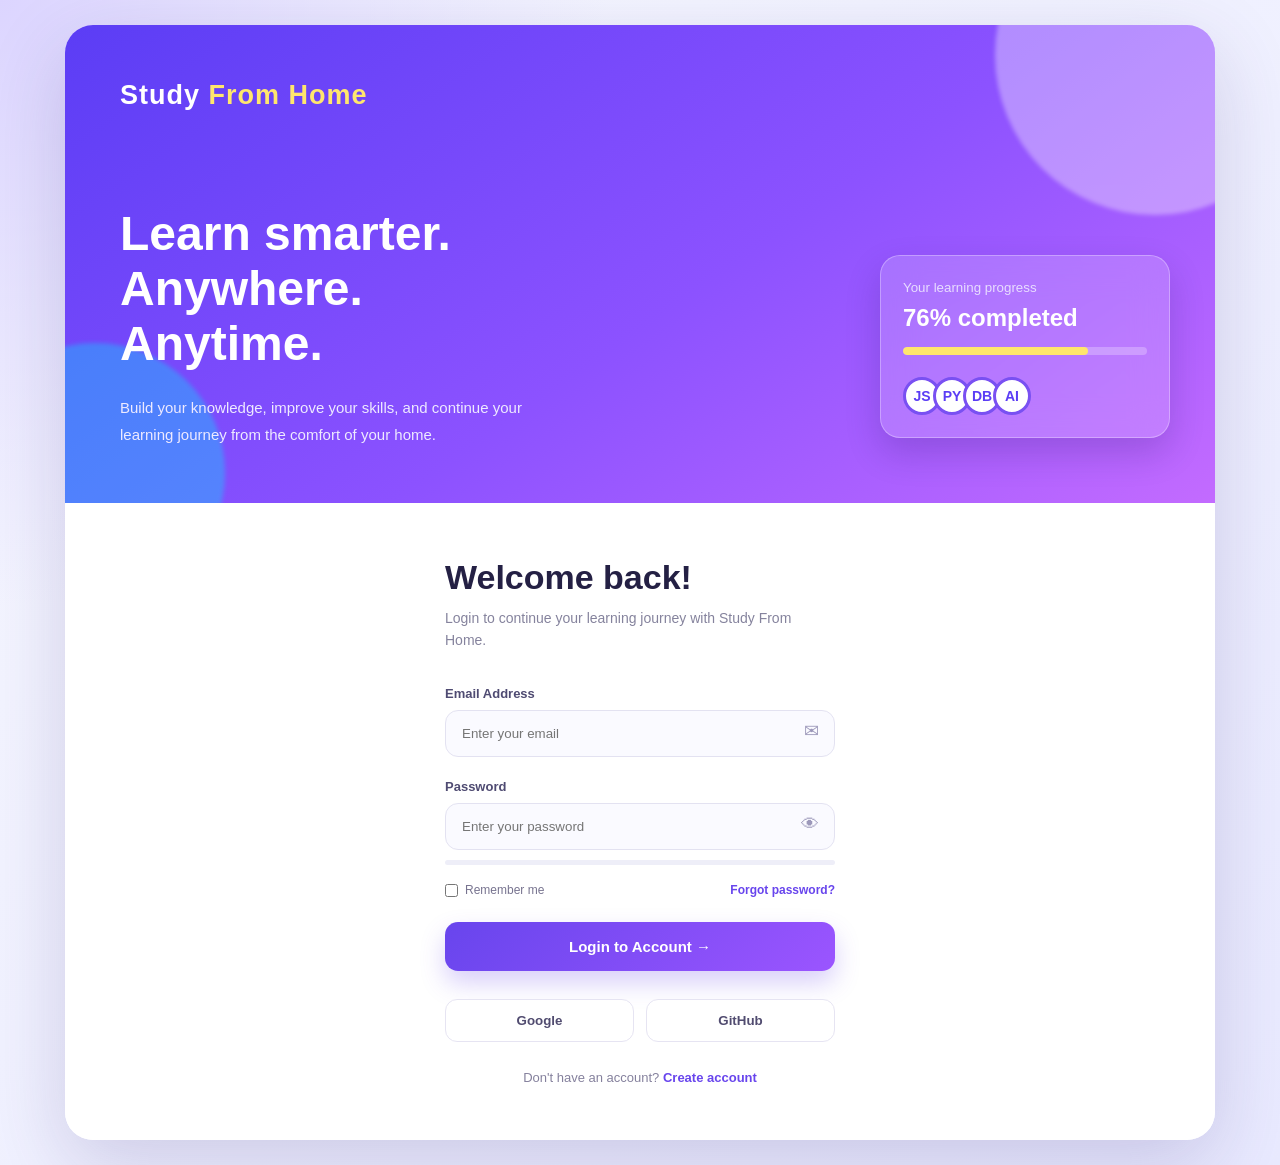
<file: index.html>
<!DOCTYPE html>
<html lang="en">

<head>
  <meta charset="UTF-8" />
  <meta name="viewport" content="width=device-width, initial-scale=1.0" />
  <title>Study From Home | Login</title>

  <style>
    :root {
      --primary-gradient-start: #6845ed;
      --primary-gradient-end: #9b55ff;
      --bg-light: rgba(255, 255, 255, 0.8);
      --bg-dark: rgba(30,30,30,0.9);
      --text-color: #202044;
      --accent-color: #7652ff;
      --radius: 1.75rem;
    }
    * {
      margin: 0;
      padding: 0;
      box-sizing: border-box;
      font-family: "Poppins", sans-serif;
    }

    body {
      min-height: 100vh;
      display: flex;
      justify-content: center;
      align-items: center;
      padding: 25px;
      background:
        radial-gradient(circle at top left, #dcd5ff, transparent 35%),
        linear-gradient(135deg, #f7f8ff, #e9eaff);
      color: #202044;
    }

    .login-container {
      width: 100%;
      max-width: 1150px;
      min-height: 650px;
      display: flex;
      flex-direction: column;
      overflow: hidden;
      border-radius: 28px;
      background: var(--bg-light);
      box-shadow: 0 25px 80px rgba(63, 52, 130, 0.2);
      backdrop-filter: blur(20px);
    }

    .art-section {
      position: relative;
      overflow: hidden;
      padding: 55px;
      color: white;
      background:
        linear-gradient(145deg, #5b3df5, #8c52ff 55%, #c36bff);
    }

    .art-section::before,
    .art-section::after {
      content: "";
      position: absolute;
      border-radius: 50%;
      filter: blur(2px);
      opacity: 0.35;
    }

    .art-section::before {
      width: 320px;
      height: 320px;
      top: -130px;
      right: -100px;
      background: #ffffff;
    }

    .art-section::after {
      width: 260px;
      height: 260px;
      bottom: -100px;
      left: -100px;
      background: #00e5ff;
    }

    .brand {
      position: relative;
      z-index: 2;
      font-size: 27px;
      font-weight: 800;
      letter-spacing: 1px;
    }

    .brand span {
      color: #ffe66d;
    }

    .art-content {
      position: relative;
      z-index: 2;
      margin-top: 95px;
    }

    .art-content h1 {
      max-width: 420px;
      font-size: 48px;
      line-height: 1.15;
      margin-bottom: 22px;
    }

    .art-content p {
      max-width: 410px;
      line-height: 1.8;
      color: #eeeaff;
      font-size: 15px;
    }

    .learning-card {
      position: absolute;
      z-index: 3;
      right: 45px;
      bottom: 65px;
      width: 290px;
      padding: 22px;
      border: 1px solid rgba(255, 255, 255, 0.3);
      border-radius: 20px;
      background: rgba(255, 255, 255, 0.16);
      backdrop-filter: blur(18px);
      box-shadow: 0 15px 35px rgba(35, 15, 100, 0.2);
    }

    .learning-card small {
      color: #e8ddff;
    }

    .learning-card h3 {
      margin: 8px 0 15px;
      font-size: 24px;
    }

    .progress {
      height: 8px;
      overflow: hidden;
      border-radius: 20px;
      background: rgba(255, 255, 255, 0.25);
    }

    .progress div {
      width: 76%;
      height: 100%;
      border-radius: inherit;
      background: #ffe66d;
    }

    .student-icons {
      display: flex;
      margin-top: 22px;
    }

    .student-icons span {
      width: 38px;
      height: 38px;
      display: grid;
      place-items: center;
      margin-right: -8px;
      border: 3px solid #7950f2;
      border-radius: 50%;
      color: #5b3df5;
      font-size: 14px;
      font-weight: 700;
      background: white;
    }

    .form-section {
      display: flex;
      justify-content: center;
      align-items: center;
      padding: 55px;
      background: rgba(255, 255, 255, 0.92);
    }

    .form-box {
      width: 100%;
      max-width: 390px;
    }

    .form-box h2 {
      margin-bottom: 10px;
      font-size: 34px;
      color: #242044;
    }

    .form-box .subtitle {
      margin-bottom: 35px;
      color: #85839d;
      font-size: 14px;
      line-height: 1.6;
    }

    .input-group {
      position: relative;
      margin-bottom: 22px;
    }

    .input-group label {
      display: block;
      margin-bottom: 9px;
      color: #4f4b72;
      font-size: 13px;
      font-weight: 600;
    }

    .input-group input {
      width: 100%;
      padding: 15px 45px 15px 16px;
      border: 1px solid #e3e2f1;
      border-radius: 13px;
      outline: none;
      color: #302b50;
      background: #fafaff;
      transition: 0.3s;
    }

    .input-group input:focus {
      border-color: #7652ff;
      box-shadow: 0 0 0 4px rgba(118, 82, 255, 0.12);
    }

    .input-icon {
      position: absolute;
      right: 16px;
      bottom: 15px;
      color: #9c98ba;
      font-size: 18px;
    }

    .password-toggle {
      cursor: pointer;
      user-select: none;
    }

    .password-strength {
      height: 5px;
      margin-top: -12px;
      margin-bottom: 18px;
      overflow: hidden;
      border-radius: 20px;
      background: #eeeef8;
    }

    .password-strength div {
      width: 0;
      height: 100%;
      border-radius: inherit;
      transition: 0.3s;
    }

    .form-options {
      display: flex;
      justify-content: space-between;
      align-items: center;
      gap: 12px;
      margin-bottom: 25px;
      font-size: 12px;
    }

    .remember {
      display: flex;
      align-items: center;
      gap: 7px;
      color: #77738f;
    }

    .remember input {
      accent-color: #7652ff;
    }

    .form-options a,
    .signup a {
      color: #6845ed;
      font-weight: 700;
      text-decoration: none;
    }

    .login-btn {
      width: 100%;
      padding: 16px;
      border: none;
      border-radius: 13px;
      cursor: pointer;
      color: white;
      font-size: 15px;
      font-weight: 700;
      background: linear-gradient(135deg, #6845ed, #9b55ff);
      box-shadow: 0 12px 25px rgba(104, 69, 237, 0.25);
      transition: 0.3s;
    }

    .login-btn:hover {
      transform: translateY(-2px);
      box-shadow: 0 17px 30px rgba(104, 69, 237, 0.35);
    }

    .login-btn:disabled {
      opacity: 0.7;
      cursor: not-allowed;
      transform: none;
    }

    .divider {
      display: flex;
      align-items: center;
      gap: 12px;
      margin: 28px 0;
      color: #aaa6c0;
      font-size: 12px;
    }

    .divider::before,
    .divider::after {
      content: "";
      flex: 1;
      height: 1px;
      background: #e8e6f2;
    }

    .social-buttons {
      display: grid;
      grid-template-columns: 1fr 1fr;
      gap: 12px;
      margin-top: 28px;
    }

    .social-buttons button {
      padding: 13px;
      border: 1px solid #e6e4f2;
      border-radius: 12px;
      cursor: pointer;
      color: #514c70;
      font-weight: 600;
      background: white;
      transition: 0.3s;
    }

    .social-buttons button:hover {
      border-color: #7652ff;
      background: #f8f6ff;
    }

    .signup {
      margin-top: 28px;
      text-align: center;
      color: #85819d;
      font-size: 13px;
    }

    .message {
      display: none;
      margin-top: 18px;
      padding: 12px;
      border-radius: 10px;
      font-size: 13px;
      text-align: center;
    }

    @media (max-width: 900px) {
      .login-container {
        grid-template-columns: 1fr;
        max-width: 550px;
      }

      .art-section {
        min-height: 430px;
        padding: 38px;
      }

      .art-content {
        margin-top: 55px;
      }

      .art-content h1 {
        font-size: 38px;
      }

      .learning-card {
        right: 30px;
        bottom: 30px;
        width: 250px;
      }

      .form-section {
        padding: 40px 30px;
      }
    }

    @media (max-width: 500px) {
      body {
        padding: 12px;
      }

      .login-container {
        border-radius: 20px;
      }

      .art-section {
        min-height: 410px;
        padding: 28px;
      }

      .art-content h1 {
        font-size: 32px;
      }

      .learning-card {
        right: 25px;
        left: 25px;
        bottom: 25px;
        width: auto;
      }

      .form-section {
        padding: 35px 25px;
      }

      .form-box h2 {
        font-size: 29px;
      }

      .form-options {
        align-items: flex-start;
        flex-direction: column;
      }
    }
  </style>
</head>

<body>
  <main class="login-container">

    <section class="art-section">
      <div class="brand">Study <span>From Home</span></div>

      <div class="art-content">
        <h1>Learn smarter. Anywhere. Anytime.</h1>

        <p>
          Build your knowledge, improve your skills, and continue your
          learning journey from the comfort of your home.
        </p>
      </div>

      <div class="learning-card">
        <small>Your learning progress</small>
        <h3>76% completed</h3>

        <div class="progress">
          <div></div>
        </div>

        <div class="student-icons">
          <span>JS</span>
          <span>PY</span>
          <span>DB</span>
          <span>AI</span>
        </div>
      </div>
    </section>

    <section class="form-section">
      <div class="form-box">

        <h2>Welcome back!</h2>

        <p class="subtitle">
          Login to continue your learning journey with Study From Home.
        </p>

        <form id="loginForm">

          <div class="input-group">
            <label for="email">Email Address</label>

            <input type="email" id="email" placeholder="Enter your email" autocomplete="email" required />

            <span class="input-icon">✉</span>
          </div>

          <div class="input-group">
            <label for="password">Password</label>

            <input type="password" id="password" placeholder="Enter your password" autocomplete="current-password"
              required />

            <span class="input-icon password-toggle" id="togglePassword" role="button" tabindex="0"
              aria-label="Show or hide password">👁</span>
          </div>

          <div class="password-strength">
            <div id="strengthBar"></div>
          </div>

          <div class="form-options">
            <label class="remember">
              <input type="checkbox" id="remember" />
              Remember me
            </label>

            <a href="#" id="forgotPassword">Forgot password?</a>
          </div>

          <button class="login-btn" type="submit" id="loginButton">
            Login to Account →
          </button>
        </form>

        <div class="message" id="message" role="alert"></div>

        <div class="social-buttons">
          <button type="button" id="googleLogin">Google</button>
          <button type="button" id="githubLogin">GitHub</button>
        </div>

        <p class="signup">
          Don't have an account?
          <a href="register.html" id="createAccount">Create account</a>
        </p>

      </div>
    </section>

  </main>

  <script>
    const loginForm = document.getElementById("loginForm");
    const emailInput = document.getElementById("email");
    const passwordInput = document.getElementById("password");
    const togglePassword = document.getElementById("togglePassword");
    const strengthBar = document.getElementById("strengthBar");
    const message = document.getElementById("message");
    const loginButton = document.getElementById("loginButton");

    const API_URL = "http://127.0.0.1:5000/api/login";

    function showMessage(text, error = false) {
      message.style.display = "block";
      message.textContent = text;
      message.style.color = error ? "#a92740" : "#236b43";
      message.style.background = error ? "#ffe8ed" : "#e5f8ec";
    }

    function togglePasswordVisibility() {
      const isPassword = passwordInput.type === "password";

      passwordInput.type = isPassword ? "text" : "password";
      togglePassword.textContent = isPassword ? "🙈" : "👁";

      togglePassword.setAttribute(
        "aria-label",
        isPassword ? "Hide password" : "Show password"
      );
    }

    togglePassword.addEventListener("click", togglePasswordVisibility);

    togglePassword.addEventListener("keydown", (event) => {
      if (event.key === "Enter" || event.key === " ") {
        event.preventDefault();
        togglePasswordVisibility();
      }
    });

    passwordInput.addEventListener("input", () => {
      const password = passwordInput.value;
      let strength = 0;

      if (password.length >= 6) strength += 25;
      if (password.length >= 10) strength += 25;
      if (/[A-Z]/.test(password)) strength += 25;
      if (/[0-9]/.test(password)) strength += 15;
      if (/[^A-Za-z0-9]/.test(password)) strength += 10;

      strengthBar.style.width = strength + "%";

      if (strength < 40) {
        strengthBar.style.background = "#ff5d73";
      } else if (strength < 75) {
        strengthBar.style.background = "#ffbd59";
      } else {
        strengthBar.style.background = "#35c77a";
      }
    });

    loginForm.addEventListener("submit", async (event) => {
      event.preventDefault();

      const email = emailInput.value.trim();
      const password = passwordInput.value;

      if (!email || !password) {
        showMessage("Please fill in all fields.", true);
        return;
      }

      loginButton.disabled = true;
      loginButton.textContent = "Logging in...";

      try {
        const response = await fetch(API_URL, {
          method: "POST",
          headers: {
            "Content-Type": "application/json"
          },
          body: JSON.stringify({
            email: email,
            password: password
          })
        });

        const result = await response.json();

        if (!response.ok || !result.success) {
          showMessage(
            result.message || "Invalid email or password.",
            true
          );
          return;
        }

        const userData = JSON.stringify(result.user);

        if (document.getElementById("remember").checked) {
          localStorage.setItem("studyFromHomeUser", userData);
        } else {
          sessionStorage.setItem("studyFromHomeUser", userData);
        }

        showMessage("Login successful. Opening dashboard...");

        setTimeout(() => {
          window.location.href = "dashboard.html";
        }, 1);

      } catch (error) {
        console.error("Login error:", error);

        showMessage(
          "Backend is not running. Start app.py first.",
          true
        );

      } finally {
        loginButton.disabled = false;
        loginButton.textContent = "Login to Account →";
      }
    });

    document
      .getElementById("forgotPassword")
      .addEventListener("click", (event) => {
        event.preventDefault();
        const email = emailInput.value.trim();
        if (!email) {
          const userEmail = prompt("Enter your registered email address to reset your password:");
          if (userEmail && userEmail.includes("@")) {
            showMessage(`A password reset link has been sent to ${userEmail}. Check your inbox!`);
          } else if (userEmail) {
            showMessage("Please enter a valid email address.", true);
          }
        } else {
          showMessage(`A password reset link has been sent to ${email}. Check your inbox!`);
        }
      });

    document
      .getElementById("createAccount")
      .addEventListener("click", () => {
        window.location.href = "register.html";
      });

    document
      .getElementById("googleLogin")
      .addEventListener("click", () => {
        window.open("https://www.google.com", "_blank");
      });

    document
      .getElementById("githubLogin")
      .addEventListener("click", () => {
        window.open("https://www.github.com", "_blank");
      });
  </script>

</body>

</html>
</file>
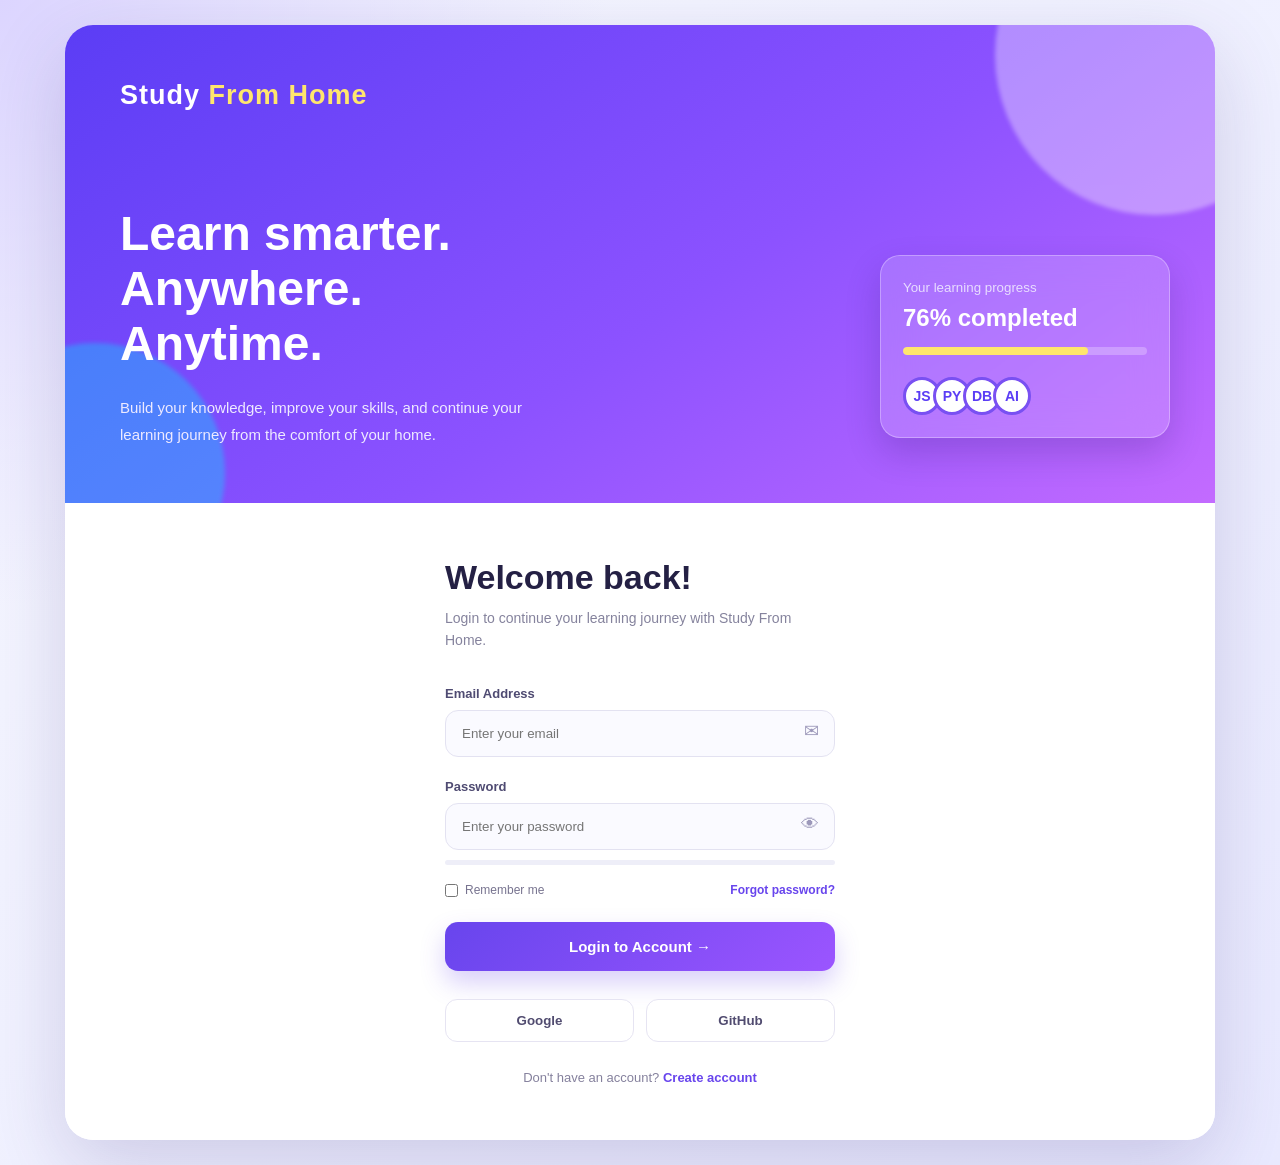
<file: dashboard.html>
<!doctype html>
<html lang="en">
  <head>
    <meta charset="UTF-8" />
    <meta name="viewport" content="width=device-width, initial-scale=1.0" />

    <title>Study From Home Dashboard</title>

    <style>
      :root {
        --primary: #4f46e5;
        --primary-light: #eef2ff;
        --secondary: #06b6d4;
        --background: #f4f7fb;
        --card: #ffffff;
        --text: #172033;
        --muted: #64748b;
        --border: #e5e7eb;
        --success: #16a34a;
        --warning: #d97706;
        --danger: #dc2626;
      }

      * {
        box-sizing: border-box;
        margin: 0;
        padding: 0;
        font-family: Arial, sans-serif;
      }

      body {
        background: var(--background);
        color: var(--text);
        transition:
          background 0.3s ease,
          color 0.3s ease;
      }

      button,
      input,
      select {
        font: inherit;
      }

      button {
        cursor: pointer;
      }

      .layout {
        display: flex;
        min-height: 100vh;
      }

      .sidebar {
        width: 250px;
        background: linear-gradient(180deg, var(--primary), #111827);
        color: white;
        padding: 24px 15px;
        position: fixed;
        top: 0;
        bottom: 0;
        left: 0;
        z-index: 20;
      }

      .logo {
        font-size: 21px;
        font-weight: bold;
        text-align: center;
        margin-bottom: 35px;
      }

      .nav-button {
        width: 100%;
        border: none;
        background: transparent;
        color: #dbeafe;
        padding: 14px;
        margin: 6px 0;
        border-radius: 10px;
        text-align: left;
        font-size: 15px;
        cursor: pointer;
        transition: 0.25s;
      }

      .nav-button:hover,
      .nav-button.active {
        background: rgba(255, 255, 255, 0.2);
        color: white;
      }

      .logout {
        position: absolute;
        bottom: 25px;
        left: 15px;
        width: calc(100% - 30px);
        background: #dc2626;
      }

      .main {
        width: calc(100% - 250px);
        margin-left: 250px;
        padding: 30px;
      }

      .topbar {
        display: flex;
        justify-content: space-between;
        align-items: center;
        gap: 15px;
        margin-bottom: 30px;
      }

      .topbar h1 {
        font-size: 28px;
        margin-bottom: 8px;
      }

      .topbar p {
        color: var(--muted);
      }

      .user-box {
        display: flex;
        align-items: center;
        gap: 12px;
        background: var(--card);
        padding: 12px 18px;
        border-radius: 12px;
        box-shadow: 0 5px 20px #00000008;
      }

      .avatar,
      .large-avatar {
        border-radius: 50%;
        background: var(--primary);
        color: white;
        display: grid;
        place-items: center;
        font-weight: bold;
      }

      .avatar {
        width: 40px;
        height: 40px;
      }

      .large-avatar {
        width: 75px;
        height: 75px;
        font-size: 26px;
      }

      .page {
        display: none;
      }

      .page.active {
        display: block;
      }

      .stats {
        display: grid;
        grid-template-columns: repeat(4, 1fr);
        gap: 18px;
        margin-bottom: 25px;
      }

      .stat-card,
      .content-card,
      .subject-card {
        background: var(--card);
        border-radius: 16px;
        padding: 22px;
        box-shadow: 0 5px 25px #00000008;
      }

      .stat-card h3 {
        color: var(--muted);
        font-size: 14px;
        margin-bottom: 10px;
      }

      .stat-card strong {
        font-size: 30px;
        color: var(--primary);
      }

      .section-title {
        margin-bottom: 18px;
      }

      .section-header {
        display: flex;
        justify-content: space-between;
        align-items: center;
        gap: 15px;
        margin-bottom: 20px;
      }

      .subject-grid {
        display: grid;
        grid-template-columns: repeat(2, 1fr);
        gap: 18px;
      }

      .subject-header {
        display: flex;
        justify-content: space-between;
        gap: 10px;
        margin-bottom: 12px;
      }

      .subject-icon {
        font-size: 28px;
      }

      .subject-card p {
        color: var(--muted);
        margin-top: 7px;
        line-height: 1.5;
      }

      .progress-bar {
        width: 100%;
        height: 10px;
        background: var(--border);
        border-radius: 20px;
        overflow: hidden;
        margin-top: 12px;
      }

      .progress-fill {
        height: 100%;
        background: linear-gradient(90deg, var(--primary), var(--secondary));
        border-radius: 20px;
        transition: width 0.4s ease;
      }

      .task-item {
        display: flex;
        align-items: center;
        gap: 14px;
        padding: 17px 0;
        border-bottom: 1px solid var(--border);
      }

      .task-item:last-child {
        border-bottom: none;
      }

      .task-item input[type="checkbox"] {
        width: 18px;
        height: 18px;
        cursor: pointer;
        accent-color: var(--primary);
        flex-shrink: 0;
      }

      .task-info {
        flex: 1;
        min-width: 0;
      }

      .task-info strong {
        display: block;
        margin-bottom: 7px;
        overflow-wrap: anywhere;
      }

      .task-info small {
        color: var(--muted);
        line-height: 1.5;
      }

      .task-item.completed .task-info strong {
        text-decoration: line-through;
        color: var(--muted);
      }

      .task-meta {
        display: flex;
        flex-wrap: wrap;
        gap: 8px;
        margin-top: 8px;
      }

      .task-badge {
        display: inline-block;
        padding: 5px 9px;
        border-radius: 20px;
        font-size: 12px;
        font-weight: bold;
      }

      .priority-low {
        background: #dcfce7;
        color: #166534;
      }

      .priority-medium {
        background: #fef3c7;
        color: #92400e;
      }

      .priority-high {
        background: #fee2e2;
        color: #991b1b;
      }

      .subject-badge {
        background: var(--primary-light);
        color: var(--primary);
      }

      .primary-button,
      .secondary-button {
        border: none;
        border-radius: 9px;
        padding: 11px 16px;
        cursor: pointer;
        font-weight: bold;
        transition: 0.25s;
      }

      .primary-button {
        background: var(--primary);
        color: white;
      }

      .primary-button:hover {
        opacity: 0.85;
        transform: translateY(-1px);
      }

      .secondary-button {
        background: var(--primary-light);
        color: var(--primary);
      }

      .secondary-button:hover {
        opacity: 0.8;
      }

      .empty {
        color: var(--muted);
        padding: 20px 0;
      }

      .profile-row {
        display: flex;
        gap: 20px;
        align-items: center;
        margin-bottom: 20px;
      }

      .modal {
        display: none;
        position: fixed;
        inset: 0;
        background: rgba(15, 23, 42, 0.6);
        justify-content: center;
        align-items: center;
        padding: 20px;
        z-index: 100;
      }

      .modal.show {
        display: flex;
      }

      .modal-box {
        background: var(--card);
        width: 100%;
        max-width: 550px;
        max-height: 85vh;
        overflow-y: auto;
        border-radius: 18px;
        padding: 25px;
      }

      .modal-header {
        display: flex;
        justify-content: space-between;
        align-items: center;
        gap: 15px;
        margin-bottom: 20px;
      }

      .modal-header p {
        color: var(--muted);
        margin-top: 6px;
      }

      .close-button {
        border: none;
        background: transparent;
        font-size: 25px;
        cursor: pointer;
        color: var(--muted);
      }

      form label {
        display: block;
        font-weight: bold;
        margin: 15px 0 7px;
      }

      form input,
      form select {
        width: 100%;
        padding: 12px;
        border: 1px solid var(--border);
        border-radius: 9px;
        outline: none;
        background: var(--card);
        color: var(--text);
      }

      form input:focus,
      form select:focus {
        border-color: var(--primary);
      }

      .modal-actions {
        display: flex;
        justify-content: flex-end;
        flex-wrap: wrap;
        gap: 12px;
        margin-top: 25px;
      }

      .subject-option {
        display: flex;
        align-items: flex-start;
        gap: 12px;
        padding: 14px;
        border: 1px solid var(--border);
        border-radius: 10px;
        margin-bottom: 10px;
        cursor: pointer;
      }

      .subject-option:hover {
        border-color: var(--primary);
        background: var(--primary-light);
      }

      .subject-option input {
        margin-top: 4px;
        accent-color: var(--primary);
      }

      .subject-option small {
        color: var(--muted);
        line-height: 1.5;
      }

      .theme-options {
        display: flex;
        flex-wrap: wrap;
        gap: 12px;
        margin-top: 18px;
      }

      .theme-color {
        width: 38px;
        height: 38px;
        border-radius: 50%;
        border: 3px solid white;
        outline: 2px solid transparent;
        cursor: pointer;
      }

      .theme-color.selected {
        outline-color: var(--text);
      }

      .theme-purple {
        background: #4f46e5;
      }

      .theme-blue {
        background: #2563eb;
      }

      .theme-green {
        background: #059669;
      }

      .theme-orange {
        background: #ea580c;
      }

      .theme-pink {
        background: #db2777;
      }

      .theme-red {
        background: #dc2626;
      }

      @media (max-width: 1100px) {
        .stats {
          grid-template-columns: repeat(2, 1fr);
        }
      }

      @media (max-width: 900px) {
        .subject-grid {
          grid-template-columns: 1fr;
        }
      }

      @media (max-width: 650px) {
        .sidebar {
          width: 205px;
        }

        .main {
          width: calc(100% - 205px);
          margin-left: 205px;
          padding: 18px;
        }

        .topbar,
        .section-header {
          align-items: flex-start;
          flex-direction: column;
        }

        .stats {
          grid-template-columns: 1fr;
        }

        .user-box {
          width: 100%;
        }

        .stat-card,
        .content-card,
        .subject-card {
          padding: 17px;
        }
      }

      @media (max-width: 450px) {
        .sidebar {
          width: 175px;
          padding: 20px 10px;
        }

        .main {
          width: calc(100% - 175px);
          margin-left: 175px;
          padding: 12px;
        }

        .logo {
          font-size: 16px;
        }

        .nav-button {
          font-size: 12px;
          padding: 11px 8px;
        }

        .topbar h1 {
          font-size: 23px;
        }
      }
    </style>
  </head>

  <body>
    <!-- ADD TASK MODAL -->
    <div class="modal" id="addTaskModal">
      <div class="modal-box">
        <div class="modal-header">
          <div>
            <h2>Add New Task</h2>
            <p>Create a personal assignment or study task.</p>
          </div>

          <button class="close-button" id="closeAddTaskModal" type="button">
            ×
          </button>
        </div>

        <form id="addTaskForm">
          <label for="taskTitle">Task Title</label>
          <input
            type="text"
            id="taskTitle"
            placeholder="Enter task title"
            required
          />

          <label for="taskSubject">Subject</label>
          <select id="taskSubject" required>
            <option value="">Select subject</option>
          </select>

          <label for="taskDueDate">Due Date</label>
          <input type="date" id="taskDueDate" required />

          <label for="taskPriority">Priority</label>
          <select id="taskPriority">
            <option value="Low">Low</option>
            <option value="Medium" selected>Medium</option>
            <option value="High">High</option>
          </select>

          <div class="modal-actions">
            <button type="button" class="secondary-button" id="cancelAddTask">
              Cancel
            </button>

            <button type="submit" class="primary-button">Save Task</button>
          </div>
        </form>
      </div>
    </div>

    <div class="layout">
      <!-- SIDEBAR -->
      <aside class="sidebar">
        <div class="logo">📚 Study From Home</div>

        <button class="nav-button active" data-page="dashboardPage">
          🏠 Dashboard
        </button>

        <button class="nav-button" data-page="subjectsPage">
          📘 My Subjects
        </button>

        <button class="nav-button" data-page="assignmentsPage">
          📝 Assignments
        </button>

        <button class="nav-button" data-page="progressPage">
          📊 My Progress
        </button>

        <button class="nav-button" data-page="profilePage">👤 Profile</button>

        <button class="nav-button" data-page="settingsPage">⚙️ Settings</button>

        <button class="nav-button logout" id="logoutButton">🚪 Logout</button>
      </aside>

      <!-- MAIN CONTENT -->
      <main class="main">
        <div class="topbar">
          <div>
            <h1 id="pageTitle">Dashboard</h1>
            <p id="welcomeText">Welcome back!</p>
          </div>

          <div class="user-box">
            <div class="avatar" id="topAvatar">JS</div>
            <strong id="topUserName">Student</strong>
          </div>
        </div>

        <!-- DASHBOARD PAGE -->
        <section class="page active" id="dashboardPage">
          <div class="stats">
            <div class="stat-card">
              <h3>Total Subjects</h3>
              <strong id="totalSubjects">0</strong>
            </div>

            <div class="stat-card">
              <h3>Completed Tasks</h3>
              <strong id="completedTasks">0</strong>
            </div>

            <div class="stat-card">
              <h3>Pending Tasks</h3>
              <strong id="pendingTasks">0</strong>
            </div>

            <div class="stat-card">
              <h3>Overall Progress</h3>
              <strong id="overallProgress">0%</strong>
            </div>
          </div>

          <div class="content-card">
            <div class="section-header">
              <h2>My Subjects</h2>

              <div>
                <button class="primary-button" id="changeSubjectButton">
                  Change Subjects
                </button>
                <button class="primary-button" id="openAddSubjectBtn" style="background: linear-gradient(135deg, #10b981, #059669); margin-left: 8px;">
                  + Add Subject
                </button>
              </div>
            </div>

            <div class="subject-grid" id="dashboardSubjects"></div>
          </div>

          <br />

          <div class="content-card">
            <h2 class="section-title">Today's Tasks</h2>
            <div id="dashboardTasks"></div>
          </div>
        </section>

        <!-- SUBJECTS PAGE -->
        <section class="page" id="subjectsPage">
          <div class="content-card">
            <div class="section-header">
              <h2>My Subjects</h2>

              <div>
                <button class="primary-button" id="changeSubjectButton2">
                  Change Subjects
                </button>
                <button class="primary-button" id="openAddSubjectBtn2" style="background: linear-gradient(135deg, #10b981, #059669); margin-left: 8px;">
                  + Add Subject
                </button>
              </div>
            </div>

            <div class="subject-grid" id="allSubjects"></div>
          </div>
        </section>

        <!-- ASSIGNMENTS PAGE -->
        <section class="page" id="assignmentsPage">
          <div class="content-card">
            <div class="section-header">
              <div>
                <h2>My Assignments</h2>
                <p style="color: var(--muted); margin-top: 6px">
                  Manage your study tasks and deadlines.
                </p>
              </div>

              <button class="primary-button" id="addTaskButton" type="button">
                ＋ Add Task
              </button>
            </div>

            <div id="allAssignments"></div>
          </div>
        </section>

        <!-- PROGRESS PAGE -->
        <section class="page" id="progressPage">
          <div class="content-card">
            <h2 class="section-title">My Progress</h2>
            <div id="progressSubjects"></div>
          </div>
        </section>

        <!-- PROFILE PAGE -->
        <section class="page" id="profilePage">
          <div class="content-card">
            <h2 class="section-title">My Profile</h2>

            <div class="profile-row">
              <div class="large-avatar" id="profileAvatar">JS</div>

              <div>
                <h2 id="profileName">Student</h2>
                <p id="profileEmail">student@example.com</p>
              </div>
            </div>

            <p>
              <strong>Course:</strong>
              <span id="profileCourse">MCA</span>
            </p>

            <br />

            <p>
              <strong>Role:</strong>
              <span id="profileRole">Student</span>
            </p>
          </div>
        </section>

        <!-- SETTINGS PAGE -->
        <section class="page" id="settingsPage">
          <div class="content-card">
            <h2 class="section-title">Appearance Settings</h2>

            <p>Choose your preferred dashboard color.</p>

            <div class="theme-options">
              <button
                class="theme-color theme-purple"
                data-color="#4f46e5"
                aria-label="Purple theme"
              ></button>

              <button
                class="theme-color theme-blue"
                data-color="#2563eb"
                aria-label="Blue theme"
              ></button>

              <button
                class="theme-color theme-green"
                data-color="#059669"
                aria-label="Green theme"
              ></button>

              <button
                class="theme-color theme-orange"
                data-color="#ea580c"
                aria-label="Orange theme"
              ></button>

              <button
                class="theme-color theme-pink"
                data-color="#db2777"
                aria-label="Pink theme"
              ></button>

              <button
                class="theme-color theme-red"
                data-color="#dc2626"
                aria-label="Red theme"
              ></button>
            </div>
          </div>
        </section>
      </main>
    </div>

    <!-- CHANGE SUBJECT MODAL -->
    <div class="modal" id="subjectModal">
      <div class="modal-box">
        <div class="modal-header">
          <h2>Change Your Subjects</h2>

          <button class="close-button" id="closeSubjectModal" type="button">
            ×
          </button>
        </div>

        <p class="empty">
          Select the subjects you want to study. Your selection will be saved on
          this device.
        </p>

        <div id="subjectOptions"></div>

        <button class="primary-button" id="saveSubjectsButton" type="button">
          Save Subjects
        </button>

        <button class="primary-button" id="modalAddSubjectBtn" type="button" style="background: linear-gradient(135deg, #10b981, #059669); width:100%; margin-top:10px;">
          + Create New Subject
        </button>
      </div>
    </div>

    <!-- ADD SUBJECT MODAL -->
    <div class="modal" id="addSubjectModal">
      <div class="modal-box">
        <div class="modal-header">
          <h2>Add New Subject</h2>

          <button class="close-button" id="closeAddSubjectModal" type="button">
            ×
          </button>
        </div>

        <form id="addSubjectForm" style="margin-top: 15px;">
          <div style="margin-bottom: 15px;">
            <label style="display:block; margin-bottom: 6px; font-weight:600; font-size:13px; color:#383456;">Subject Name *</label>
            <input type="text" id="newSubjectName" placeholder="e.g. Cloud Computing" required style="width:100%; height:44px; padding:0 14px; border-radius:12px; border:1.5px solid #e1e3f0; background:#f8f9fe; font-size:14px; outline:none;" />
          </div>

          <div style="margin-bottom: 15px;">
            <label style="display:block; margin-bottom: 6px; font-weight:600; font-size:13px; color:#383456;">Description</label>
            <input type="text" id="newSubjectDesc" placeholder="e.g. AWS, Docker, Microservices & DevOps" style="width:100%; height:44px; padding:0 14px; border-radius:12px; border:1.5px solid #e1e3f0; background:#f8f9fe; font-size:14px; outline:none;" />
          </div>

          <div style="margin-bottom: 20px;">
            <label style="display:block; margin-bottom: 6px; font-weight:600; font-size:13px; color:#383456;">Subject Icon / Emoji</label>
            <input type="text" id="newSubjectIcon" placeholder="e.g. ☁️, 📱, 🔒, 📖" value="📚" style="width:100%; height:44px; padding:0 14px; border-radius:12px; border:1.5px solid #e1e3f0; background:#f8f9fe; font-size:14px; outline:none;" />
          </div>

          <button class="primary-button" type="submit" id="saveNewSubjectBtn" style="width:100%;">
            Create Subject →
          </button>
        </form>
      </div>
    </div>

    <script>
      const API_URL = "http://127.0.0.1:5000";

      // Retrieve saved user from localStorage (when "Remember Me" is checked)
      // or fallback to sessionStorage (when not checked).
      const savedUser =
        localStorage.getItem("studyFromHomeUser") ||
        sessionStorage.getItem("studyFromHomeUser");

      if (!savedUser) {
        // No user info found – redirect to login page.
        window.location.href = "index.html";
        // Stop further script execution.
        throw new Error("No authenticated user.");
      }

      const currentUser = JSON.parse(savedUser);

      let dashboardData = {
        user: currentUser,
        subjects: [],
        tasks: [],
        statistics: {},
      };

      let selectedSubjectIds = JSON.parse(
        localStorage.getItem("selectedSubjectIds") || "[]",
      );

      const navButtons = document.querySelectorAll(".nav-button[data-page]");

      const pages = document.querySelectorAll(".page");

      // Logout handling
      const logoutButton = document.getElementById("logoutButton");
      if (logoutButton) {
        logoutButton.addEventListener("click", () => {
          localStorage.removeItem("studyFromHomeUser");
          sessionStorage.removeItem("studyFromHomeUser");
          localStorage.removeItem("rememberLogin");
          window.location.href = "index.html";
        });
      }

      const pageTitles = {
        dashboardPage: "Dashboard",
        subjectsPage: "My Subjects",
        assignmentsPage: "Assignments",
        progressPage: "My Progress",
        profilePage: "Profile",
        settingsPage: "Settings",
      };

      function escapeHTML(value) {
        return String(value ?? "")
          .replace(/&/g, "&amp;")
          .replace(/</g, "&lt;")
          .replace(/>/g, "&gt;")
          .replace(/"/g, "&quot;")
          .replace(/'/g, "&#039;");
      }

      function getInitials(name) {
        return String(name || "Student")
          .split(" ")
          .filter(Boolean)
          .map((word) => word.charAt(0))
          .join("")
          .substring(0, 2)
          .toUpperCase();
      }

      function formatDate(dateValue) {
        if (!dateValue) {
          return "No due date";
        }

        const date = new Date(dateValue + "T00:00:00");

        if (Number.isNaN(date.getTime())) {
          return dateValue;
        }

        return date.toLocaleDateString("en-IN", {
          day: "numeric",
          month: "short",
          year: "numeric",
        });
      }

      function getSubjectName(subjectId) {
        const subject = dashboardData.subjects.find(
          (item) => Number(item.id) === Number(subjectId),
        );

        return subject ? subject.name : "General Task";
      }

      function subjectHTML(subject) {
        const progress = Math.max(
          0,
          Math.min(100, Number(subject.progress || 0)),
        );

        return `
          <div class="subject-card">
            <div class="subject-header">
              <div>
                <h3>${escapeHTML(subject.name)}</h3>
                <p>${escapeHTML(
                  subject.description || "Study and improve your knowledge.",
                )}</p>
              </div>

              <div class="subject-icon">
                ${escapeHTML(subject.icon || "📘")}
              </div>
            </div>

            <div style="display:flex; justify-content:space-between; align-items:center; margin-bottom:6px;">
              <strong>${progress}% completed</strong>
              <button type="button" onclick="editSubjectPrompt(${Number(subject.id)})" style="background:none; border:none; color:var(--primary); font-size:12px; cursor:pointer; font-weight:600; padding:2px 6px; border-radius:4px;" title="Edit Subject">
                ✏️ Edit
              </button>
            </div>

            <div class="progress-bar">
              <div
                class="progress-fill"
                style="width: ${progress}%"
              ></div>
            </div>
          </div>
        `;
      }

      function taskHTML(task) {
        const priority = String(task.priority || "Medium").toLowerCase();

        return `
          <div class="task-item ${task.completed ? "completed" : ""}">
            <input
              type="checkbox"
              ${task.completed ? "checked" : ""}
              onchange="updateTask(${Number(task.id)}, this.checked)"
              aria-label="Complete ${escapeHTML(task.title)}"
            />

            <div class="task-info">
              <strong>${escapeHTML(task.title)}</strong>

              <small>
                ${escapeHTML(task.description || "Study task")}
                ${task.duration ? " • " + escapeHTML(task.duration) : ""}
              </small>

              <div class="task-meta">
                <span class="task-badge subject-badge">
                  ${escapeHTML(getSubjectName(task.subject_id))}
                </span>

                <span class="task-badge priority-${priority}">
                  ${escapeHTML(task.priority || "Medium")} Priority
                </span>

                <span class="task-badge">
                  Due: ${escapeHTML(formatDate(task.due_date))}
                </span>
              </div>
            </div>
          </div>
        `;
      }

      function getSelectedSubjects() {
        if (!selectedSubjectIds.length) {
          return dashboardData.subjects;
        }

        return dashboardData.subjects.filter((subject) =>
          selectedSubjectIds.includes(Number(subject.id)),
        );
      }

      function renderDashboard() {
        const subjects = getSelectedSubjects();
        const stats = dashboardData.statistics || {};

        document.getElementById("totalSubjects").textContent = subjects.length;

        document.getElementById("completedTasks").textContent =
          stats.completed_tasks || 0;

        document.getElementById("pendingTasks").textContent =
          stats.pending_tasks || 0;

        const progress = subjects.length
          ? Math.round(
              subjects.reduce(
                (total, subject) => total + Number(subject.progress || 0),
                0,
              ) / subjects.length,
            )
          : 0;

        document.getElementById("overallProgress").textContent = `${progress}%`;

        document.getElementById("dashboardSubjects").innerHTML = subjects.length
          ? subjects.map(subjectHTML).join("")
          : `<p class="empty">No subjects selected.</p>`;

        document.getElementById("dashboardTasks").innerHTML = dashboardData
          .tasks.length
          ? dashboardData.tasks.map(taskHTML).join("")
          : `<p class="empty">No tasks available.</p>`;
      }

      function renderSubjects() {
        const subjects = getSelectedSubjects();

        document.getElementById("allSubjects").innerHTML = subjects.length
          ? subjects.map(subjectHTML).join("")
          : `<p class="empty">No subjects selected.</p>`;
      }

      function renderAssignments() {
        const assignmentContainer = document.getElementById("allAssignments");

        if (!assignmentContainer) {
          return;
        }

        assignmentContainer.innerHTML = dashboardData.tasks.length
          ? dashboardData.tasks.map(taskHTML).join("")
          : `<p class="empty">No assignments available.</p>`;
      }

      function renderProgress() {
        const subjects = getSelectedSubjects();

        document.getElementById("progressSubjects").innerHTML = subjects.length
          ? subjects
              .map((subject) => {
                const progress = Number(subject.progress || 0);

                return `
                    <div style="margin-bottom: 25px;">
                      <div class="subject-header">
                        <strong>${escapeHTML(subject.name)}</strong>
                        <strong>${progress}%</strong>
                      </div>

                      <div class="progress-bar">
                        <div
                          class="progress-fill"
                          style="width: ${progress}%"
                        ></div>
                      </div>
                    </div>
                  `;
              })
              .join("")
          : `<p class="empty">No progress available.</p>`;
      }

      function renderProfile() {
        const user = dashboardData.user || currentUser;
        const initials = getInitials(user.name);

        document.getElementById("topUserName").textContent =
          user.name || "Student";

        document.getElementById("welcomeText").textContent =
          `Welcome back, ${user.name || "Student"}!`;

        document.getElementById("topAvatar").textContent = initials;
        document.getElementById("profileAvatar").textContent = initials;

        document.getElementById("profileName").textContent =
          user.name || "Student";

        document.getElementById("profileEmail").textContent =
          user.email || "student@example.com";

        document.getElementById("profileCourse").textContent =
          user.course || "MCA";

        document.getElementById("profileRole").textContent =
          user.role || "student";
      }

      function openSubjectModal() {
        const subjectOptions = document.getElementById("subjectOptions");

        subjectOptions.innerHTML = dashboardData.subjects
          .map(
            (subject) => `
              <label class="subject-option">
                <input
                  type="checkbox"
                  value="${Number(subject.id)}"
                  ${
                    selectedSubjectIds.includes(Number(subject.id))
                      ? "checked"
                      : ""
                  }
                />

                <span>
                  <strong>
                    ${escapeHTML(subject.icon || "📘")}
                    ${escapeHTML(subject.name)}
                  </strong>

                  <br />

                  <small>
                    ${escapeHTML(
                      subject.description || "No description available.",
                    )}
                  </small>
                </span>
              </label>
            `,
          )
          .join("");

        document.getElementById("subjectModal").classList.add("show");
      }

      function closeSubjectModal() {
        document.getElementById("subjectModal").classList.remove("show");
      }

      function openAddTaskModal() {
        const subjectSelect = document.getElementById("taskSubject");

        subjectSelect.innerHTML = `
          <option value="">Select subject</option>
          ${dashboardData.subjects
            .map(
              (subject) => `
                <option value="${Number(subject.id)}">
                  ${escapeHTML(subject.name)}
                </option>
              `,
            )
            .join("")}
        `;

        document.getElementById("addTaskModal").classList.add("show");
      }

      function closeAddTaskModal() {
        document.getElementById("addTaskModal").classList.remove("show");
        document.getElementById("addTaskForm").reset();
      }

      navButtons.forEach((button) => {
        button.addEventListener("click", () => {
          const pageId = button.dataset.page;

          pages.forEach((page) => {
            page.classList.remove("active");
          });

          navButtons.forEach((nav) => {
            nav.classList.remove("active");
          });

          const selectedPage = document.getElementById(pageId);

          if (selectedPage) {
            selectedPage.classList.add("active");
          }

          button.classList.add("active");

          document.getElementById("pageTitle").textContent =
            pageTitles[pageId] || "Dashboard";
        });
      });



      document
        .getElementById("changeSubjectButton")
        .addEventListener("click", openSubjectModal);

      document
        .getElementById("changeSubjectButton2")
        .addEventListener("click", openSubjectModal);

      document
        .getElementById("closeSubjectModal")
        .addEventListener("click", closeSubjectModal);

      document
        .getElementById("saveSubjectsButton")
        .addEventListener("click", () => {
          const checkedSubjects = document.querySelectorAll(
            "#subjectOptions input[type='checkbox']:checked",
          );

          selectedSubjectIds = Array.from(checkedSubjects).map((checkbox) =>
            Number(checkbox.value),
          );

          localStorage.setItem(
            "selectedSubjectIds",
            JSON.stringify(selectedSubjectIds),
          );

          renderDashboard();
          renderSubjects();
          renderProgress();

          closeSubjectModal();
        });

      function openAddSubjectModal() {
        document.getElementById("addSubjectModal").classList.add("show");
      }

      function closeAddSubjectModal() {
        document.getElementById("addSubjectModal").classList.remove("show");
        document.getElementById("addSubjectForm").reset();
      }

      document.getElementById("openAddSubjectBtn").addEventListener("click", openAddSubjectModal);
      document.getElementById("openAddSubjectBtn2").addEventListener("click", openAddSubjectModal);
      document.getElementById("modalAddSubjectBtn").addEventListener("click", openAddSubjectModal);
      document.getElementById("closeAddSubjectModal").addEventListener("click", closeAddSubjectModal);

      document.getElementById("addSubjectForm").addEventListener("submit", async (e) => {
        e.preventDefault();

        const nameInput = document.getElementById("newSubjectName");
        const descInput = document.getElementById("newSubjectDesc");
        const iconInput = document.getElementById("newSubjectIcon");
        const saveBtn = document.getElementById("saveNewSubjectBtn");

        const name = nameInput.value.trim();
        const description = descInput.value.trim();
        const icon = iconInput.value.trim() || "📚";

        if (!name) return;

        saveBtn.disabled = true;
        saveBtn.textContent = "Creating...";

        try {
          const response = await fetch(`${API_URL}/api/subjects`, {
            method: "POST",
            headers: {
              "Content-Type": "application/json"
            },
            body: JSON.stringify({ name, description, icon })
          });

          const result = await response.json();

          if (!response.ok || !result.success) {
            alert(result.message || "Failed to add subject");
            return;
          }

          const newSub = result.subject;
          dashboardData.subjects.push(newSub);

          if (!selectedSubjectIds.includes(Number(newSub.id))) {
            selectedSubjectIds.push(Number(newSub.id));
            localStorage.setItem("selectedSubjectIds", JSON.stringify(selectedSubjectIds));
          }

          closeAddSubjectModal();
          closeSubjectModal();

          updateStatistics();
          renderDashboard();
          renderSubjects();
          renderProgress();

          alert(`Subject "${newSub.name}" added successfully!`);
        } catch (err) {
          console.error("Add subject error:", err);
          alert("Error adding subject. Make sure Flask is running.");
        } finally {
          saveBtn.disabled = false;
          saveBtn.textContent = "Create Subject →";
        }
      });

      window.editSubjectPrompt = async function(subjectId) {
        const subject = dashboardData.subjects.find((s) => Number(s.id) === Number(subjectId));
        if (!subject) return;

        const newName = prompt("Edit Subject Name:", subject.name);
        if (newName === null) return;
        if (!newName.trim()) return;

        const newDesc = prompt("Edit Subject Description:", subject.description || "");
        if (newDesc === null) return;

        const newIcon = prompt("Edit Subject Icon/Emoji:", subject.icon || "📚");
        if (newIcon === null) return;

        try {
          const response = await fetch(`${API_URL}/api/subjects/${subjectId}`, {
            method: "PUT",
            headers: {
              "Content-Type": "application/json"
            },
            body: JSON.stringify({
              name: newName.trim(),
              description: newDesc.trim(),
              icon: newIcon.trim() || "📚"
            })
          });

          const result = await response.json();
          if (!response.ok || !result.success) {
            alert(result.message || "Failed to update subject");
            return;
          }

          subject.name = newName.trim();
          subject.description = newDesc.trim();
          subject.icon = newIcon.trim() || "📚";

          renderDashboard();
          renderSubjects();
          renderProgress();
        } catch (err) {
          console.error("Edit subject error:", err);
          alert("Could not update subject.");
        }
      };

      document
        .getElementById("addTaskButton")
        .addEventListener("click", openAddTaskModal);

      document
        .getElementById("closeAddTaskModal")
        .addEventListener("click", closeAddTaskModal);

      document
        .getElementById("cancelAddTask")
        .addEventListener("click", closeAddTaskModal);

      document
        .getElementById("addTaskForm")
        .addEventListener("submit", saveNewTask);

      async function saveNewTask(event) {
        event.preventDefault();

        const title = document.getElementById("taskTitle").value.trim();

        const subjectId = Number(document.getElementById("taskSubject").value);

        const dueDate = document.getElementById("taskDueDate").value;

        const priority = document.getElementById("taskPriority").value;

        if (!title || !subjectId || !dueDate) {
          alert("Please fill all required fields.");
          return;
        }

        try {
          const response = await fetch(`${API_URL}/api/tasks`, {
            method: "POST",
            headers: {
              "Content-Type": "application/json",
            },
            body: JSON.stringify({
              user_id: currentUser.id,
              subject_id: subjectId,
              title: title,
              due_date: dueDate,
              priority: priority,
            }),
          });

          const result = await response.json();

          if (!response.ok || !result.success) {
            throw new Error(result.message || "Unable to save task");
          }

          const createdTask = result.task || result.data;
          if (createdTask) {
            dashboardData.tasks.push(createdTask);
          }

          updateStatistics();

          renderDashboard();
          renderAssignments();
          renderProgress();

          closeAddTaskModal();

          alert("Task added successfully.");
        } catch (error) {
          console.error("Add task error:", error);
          alert("Could not save task. Make sure app.py is running.");
        }
      }



      document.querySelectorAll(".theme-color").forEach((button) => {
        button.addEventListener("click", () => {
          const color = button.dataset.color;

          document.documentElement.style.setProperty("--primary", color);

          document.documentElement.style.setProperty(
            "--primary-light",
            `${color}18`,
          );

          localStorage.setItem("dashboardThemeColor", color);

          document.querySelectorAll(".theme-color").forEach((item) => {
            item.classList.remove("selected");
          });

          button.classList.add("selected");
        });
      });

      function loadSavedTheme() {
        const savedColor = localStorage.getItem("dashboardThemeColor");

        if (!savedColor) {
          return;
        }

        document.documentElement.style.setProperty("--primary", savedColor);

        document.documentElement.style.setProperty(
          "--primary-light",
          `${savedColor}18`,
        );

        document.querySelectorAll(".theme-color").forEach((button) => {
          if (button.dataset.color === savedColor) {
            button.classList.add("selected");
          }
        });
      }

      async function loadDashboard() {
        try {
          const response = await fetch(
            `${API_URL}/api/dashboard/${currentUser.id}`,
          );

          const result = await response.json();

          if (!response.ok || !result.success) {
            throw new Error(result.message || "Unable to load dashboard");
          }

          dashboardData = result.data;

          if (!selectedSubjectIds.length) {
            selectedSubjectIds = dashboardData.subjects.map((subject) =>
              Number(subject.id),
            );

            localStorage.setItem(
              "selectedSubjectIds",
              JSON.stringify(selectedSubjectIds),
            );
          }

          renderDashboard();
          renderSubjects();
          renderAssignments();
          renderProgress();
          renderProfile();
        } catch (error) {
          console.error("Dashboard error:", error);

          document.getElementById("dashboardSubjects").innerHTML = `
            <p class="empty">
              Unable to load subjects. Make sure app.py is running.
            </p>
          `;

          document.getElementById("dashboardTasks").innerHTML = `
            <p class="empty">
              Unable to load tasks. Make sure app.py is running.
            </p>
          `;
        }
      }

      function updateStatistics() {
        if (!dashboardData || !dashboardData.tasks) return;

        if (dashboardData.subjects) {
          dashboardData.subjects.forEach((subject) => {
            const subjectTasks = dashboardData.tasks.filter((t) => {
              if (Number(t.subject_id) === Number(subject.id)) return true;
              const desc = String(t.description || "").toLowerCase();
              const title = String(t.title || "").toLowerCase();
              const sName = String(subject.name || "").toLowerCase();
              return sName && (desc.includes(sName) || title.includes(sName));
            });

            if (subjectTasks.length > 0) {
              const completedCount = subjectTasks.filter((t) => t.completed).length;
              subject.progress = Math.round((completedCount / subjectTasks.length) * 100);
            } else {
              subject.progress = 0;
            }
          });
        }

        const totalCompleted = dashboardData.tasks.filter((t) => t.completed).length;
        const totalPending = dashboardData.tasks.length - totalCompleted;

        if (!dashboardData.statistics) dashboardData.statistics = {};
        dashboardData.statistics.completed_tasks = totalCompleted;
        dashboardData.statistics.pending_tasks = totalPending;
      }

      async function updateTask(taskId, completed) {
        try {
          const task = dashboardData.tasks.find(
            (item) => Number(item.id) === Number(taskId)
          );

          if (task) {
            task.completed = completed;
          }

          updateStatistics();

          renderDashboard();
          renderSubjects();
          renderAssignments();
          renderProgress();

          const response = await fetch(`${API_URL}/api/tasks/${taskId}`, {
            method: "PUT",
            headers: {
              "Content-Type": "application/json",
            },
            body: JSON.stringify({
              completed: completed,
            }),
          });

          const result = await response.json();

          if (!response.ok || !result.success) {
            throw new Error(result.message || "Task update failed");
          }
        } catch (error) {
          console.error("Task update error:", error);
          alert("Could not update task. Check that Flask is running.");
        }
      }

      window.updateTask = updateTask;

      window.addEventListener("click", (event) => {
        if (event.target.classList.contains("modal")) {
          event.target.classList.remove("show");
        }
      });

      loadSavedTheme();
      loadDashboard();
    </script>
  </body>
</html>
</file>
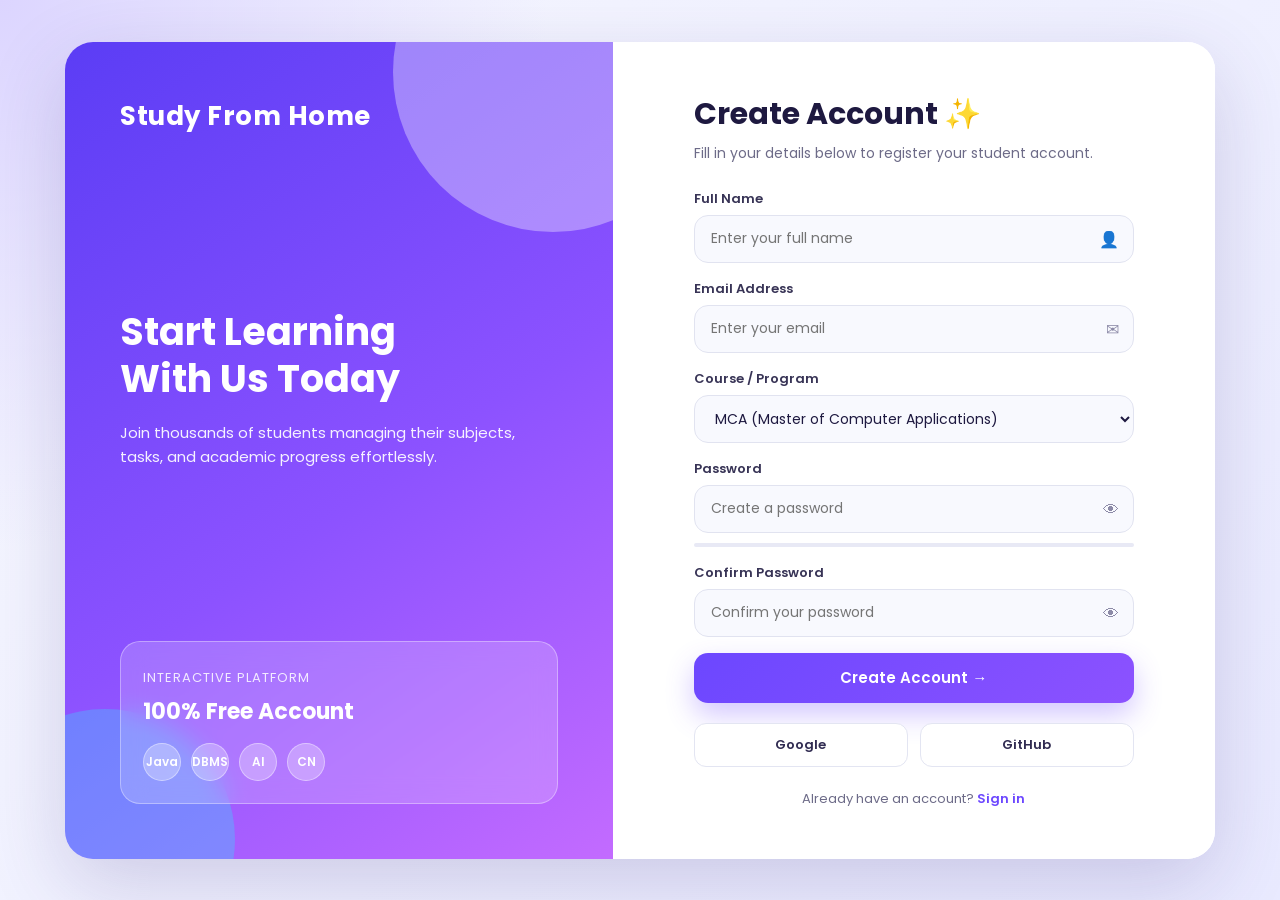
<file: register.html>
<!DOCTYPE html>
<html lang="en">

<head>
  <meta charset="UTF-8" />
  <meta name="viewport" content="width=device-width, initial-scale=1.0" />
  <title>Study From Home | Register</title>
  <link rel="preconnect" href="https://fonts.googleapis.com" />
  <link rel="preconnect" href="https://fonts.gstatic.com" crossorigin />
  <link href="https://fonts.googleapis.com/css2?family=Poppins:wght@300;400;500;600;700&display=swap" rel="stylesheet" />

  <style>
    * {
      margin: 0;
      padding: 0;
      box-sizing: border-box;
      font-family: "Poppins", sans-serif;
    }

    body {
      min-height: 100vh;
      display: flex;
      justify-content: center;
      align-items: center;
      padding: 25px;
      background:
        radial-gradient(circle at top left, #dcd5ff, transparent 35%),
        linear-gradient(135deg, #f7f8ff, #e9eaff);
      color: #202044;
    }

    .login-container {
      width: 100%;
      max-width: 1150px;
      min-height: 700px;
      display: grid;
      grid-template-columns: 1fr 1.1fr;
      overflow: hidden;
      border-radius: 28px;
      background: rgba(255, 255, 255, 0.85);
      box-shadow: 0 25px 80px rgba(63, 52, 130, 0.2);
      backdrop-filter: blur(20px);
    }

    .art-section {
      position: relative;
      overflow: hidden;
      padding: 55px;
      color: white;
      background: linear-gradient(145deg, #5b3df5, #8c52ff 55%, #c36bff);
      display: flex;
      flex-direction: column;
      justify-content: space-between;
    }

    .art-section::before,
    .art-section::after {
      content: "";
      position: absolute;
      border-radius: 50%;
      opacity: 0.35;
    }

    .art-section::before {
      width: 320px;
      height: 320px;
      top: -130px;
      right: -100px;
      background: #ffffff;
    }

    .art-section::after {
      width: 260px;
      height: 260px;
      bottom: -110px;
      left: -90px;
      background: #39d5ff;
    }

    .brand-title {
      font-size: 26px;
      font-weight: 700;
      letter-spacing: 0.5px;
    }

    .art-content {
      position: relative;
      z-index: 2;
    }

    .art-content h1 {
      font-size: 38px;
      line-height: 1.25;
      margin-bottom: 18px;

      font-weight: 700;
    }

    .art-content p {
      font-size: 15px;
      opacity: 0.92;

      line-height: 1.6;
    }

    .learning-card {
      position: relative;
      z-index: 2;
      background: rgba(255, 255, 255, 0.18);
      border: 1px solid rgba(255, 255, 255, 0.35);
      border-radius: 20px;
      padding: 22px;
      backdrop-filter: blur(12px);
    }

    .learning-card small {
      font-size: 13px;
      text-transform: uppercase;
      letter-spacing: 1px;
      opacity: 0.85;
    }

    .learning-card h3 {
      font-size: 22px;

      margin: 6px 0 14px;
    }

    .student-icons {
      display: flex;
      gap: 10px;

      margin-top: 15px;
    }

    .student-icons span {
      width: 38px;
      height: 38px;
      border-radius: 50%;
      background: rgba(255, 255, 255, 0.28);
      display: flex;
      align-items: center;
      justify-content: center;
      font-weight: 600;
      font-size: 12px;

      border: 1px solid rgba(255, 255, 255, 0.4);
    }

    .form-section {
      padding: 50px 55px;
      display: flex;
      align-items: center;
      justify-content: center;
      background: #ffffff;
    }

    .form-box {
      width: 100%;
      max-width: 440px;
    }

    .form-box h2 {
      font-size: 30px;
      font-weight: 700;
      color: #1e1940;

      margin-bottom: 6px;
    }

    .form-box .subtitle {
      font-size: 14px;
      color: #6d6b88;
      margin-bottom: 25px;

      line-height: 1.5;
    }

    .input-group {
      position: relative;
      margin-bottom: 16px;
    }

    .input-group label {
      display: block;
      font-size: 13px;
      font-weight: 600;

      color: #383456;
      margin-bottom: 6px;
    }

    .input-group input,
    .input-group select {
      width: 100%;
      height: 48px;
      padding: 0 45px 0 16px;

      border-radius: 14px;
      border: 1.5px solid #e1e3f0;
      background: #f8f9fe;

      font-size: 14px;
      color: #1e1940;

      outline: none;
      transition: all 0.25s ease;
    }

    .input-group select {
      padding-right: 20px;
      cursor: pointer;
    }

    .input-group input:focus,
    .input-group select:focus {
      border-color: #7c52ff;
      background: #ffffff;
      box-shadow: 0 0 0 4px rgba(124, 82, 255, 0.12);
    }

    .input-icon {
      position: absolute;
      right: 15px;
      top: 38px;

      color: #8c8aa7;
      font-size: 16px;
      cursor: pointer;
      user-select: none;
    }

    .password-strength {
      height: 4px;
      width: 100%;

      background: #e8e9f5;
      border-radius: 2px;
      margin: -6px 0 16px;
      overflow: hidden;
    }

    .password-strength div {
      height: 100%;
      width: 0%;

      transition: width 0.3s ease, background 0.3s ease;
    }

    .login-btn {
      width: 100%;
      height: 50px;
      border: none;
      border-radius: 14px;

      background: linear-gradient(135deg, #6c47ff, #8c52ff);
      color: white;

      font-size: 15px;
      font-weight: 600;
      cursor: pointer;
      box-shadow: 0 12px 28px rgba(108, 71, 255, 0.3);

      transition: all 0.25s ease;
    }

    .login-btn:hover {
      transform: translateY(-2px);
      box-shadow: 0 16px 32px rgba(108, 71, 255, 0.4);
    }

    .login-btn:disabled {
      opacity: 0.7;
      cursor: not-allowed;

      transform: none;
    }

    .message {
      margin-top: 15px;
      padding: 12px 15px;
      border-radius: 12px;
      font-size: 13px;

      display: none;
      text-align: center;
      line-height: 1.4;
    }

    .social-buttons {
      display: grid;

      grid-template-columns: 1fr 1fr;
      gap: 12px;
      margin-top: 20px;
    }

    .social-buttons button {
      height: 44px;
      border-radius: 12px;
      border: 1.5px solid #e3e5f2;

      background: #ffffff;
      color: #312c52;

      font-size: 13px;
      font-weight: 600;
      cursor: pointer;

      transition: all 0.2s ease;
    }

    .social-buttons button:hover {
      border-color: #6c47ff;
      background: #f7f6ff;
    }

    .signup {
      margin-top: 22px;

      text-align: center;
      font-size: 13px;
      color: #6d6b88;
    }

    .signup a {
      color: #6c47ff;

      font-weight: 600;
      text-decoration: none;
    }

    .signup a:hover {
      text-decoration: underline;
    }

    @media (max-width: 900px) {
      .login-container {
        grid-template-columns: 1fr;
      }

      .art-section {
        display: none;
      }
    }
  </style>
</head>

<body>
  <div class="login-container">
    <section class="art-section">
      <div class="brand-title">Study From Home</div>

      <div class="art-content">
        <h1>Start Learning<br />With Us Today</h1>
        <p>
          Join thousands of students managing their subjects, tasks, and academic progress effortlessly.
        </p>
      </div>

      <div class="learning-card">
        <small>Interactive Platform</small>
        <h3>100% Free Account</h3>
        <div class="student-icons">
          <span>Java</span>
          <span>DBMS</span>
          <span>AI</span>
          <span>CN</span>
        </div>
      </div>
    </section>

    <section class="form-section">
      <div class="form-box">
        <h2>Create Account ✨</h2>
        <p class="subtitle">Fill in your details below to register your student account.</p>

        <form id="registerForm">
          <div class="input-group">
            <label for="name">Full Name</label>
            <input type="text" id="name" placeholder="Enter your full name" required />
            <span class="input-icon">👤</span>
          </div>

          <div class="input-group">
            <label for="email">Email Address</label>
            <input type="email" id="email" placeholder="Enter your email" autocomplete="email" required />
            <span class="input-icon">✉</span>
          </div>

          <div class="input-group">
            <label for="course">Course / Program</label>
            <select id="course" required>
              <option value="MCA">MCA (Master of Computer Applications)</option>
              <option value="Computer Science">Computer Science</option>
              <option value="B.Tech IT">B.Tech Information Technology</option>
              <option value="Data Science">Data Science</option>
              <option value="Software Engineering">Software Engineering</option>
            </select>
          </div>

          <div class="input-group">
            <label for="password">Password</label>
            <input type="password" id="password" placeholder="Create a password" autocomplete="new-password" required />
            <span class="input-icon password-toggle" id="togglePassword" role="button" tabindex="0">👁</span>
          </div>

          <div class="password-strength">
            <div id="strengthBar"></div>
          </div>

          <div class="input-group">
            <label for="confirmPassword">Confirm Password</label>
            <input type="password" id="confirmPassword" placeholder="Confirm your password" autocomplete="new-password" required />
            <span class="input-icon password-toggle" id="toggleConfirmPassword" role="button" tabindex="0">👁</span>
          </div>

          <button class="login-btn" type="submit" id="registerButton">
            Create Account →
          </button>
        </form>

        <div class="message" id="message" role="alert"></div>

        <div class="social-buttons">
          <button type="button" id="googleLogin">Google</button>
          <button type="button" id="githubLogin">GitHub</button>
        </div>

        <p class="signup">
          Already have an account?
          <a href="index.html" id="loginLink">Sign in</a>
        </p>
      </div>
    </section>
  </div>

  <script>
    document.addEventListener("DOMContentLoaded", () => {
      const registerForm = document.getElementById("registerForm");
      const nameInput = document.getElementById("name");
      const emailInput = document.getElementById("email");
      const courseInput = document.getElementById("course");
      const passwordInput = document.getElementById("password");
      const confirmPasswordInput = document.getElementById("confirmPassword");
      const togglePassword = document.getElementById("togglePassword");
      const toggleConfirmPassword = document.getElementById("toggleConfirmPassword");
      const strengthBar = document.getElementById("strengthBar");
      const message = document.getElementById("message");
      const registerButton = document.getElementById("registerButton");

      const API_URL = "http://127.0.0.1:5000/api/register";

      function showMessage(text, error = false) {
        message.style.display = "block";
        message.textContent = text;
        message.style.color = error ? "#a92740" : "#236b43";
        message.style.background = error ? "#ffe8ed" : "#e5f8ec";
      }

      function toggleVisibility(inputEl, toggleEl) {
        const isPassword = inputEl.type === "password";
        inputEl.type = isPassword ? "text" : "password";
        toggleEl.textContent = isPassword ? "🙈" : "👁";
      }

      togglePassword.addEventListener("click", () => toggleVisibility(passwordInput, togglePassword));
      toggleConfirmPassword.addEventListener("click", () => toggleVisibility(confirmPasswordInput, toggleConfirmPassword));

      passwordInput.addEventListener("input", () => {
        const password = passwordInput.value;
        let strength = 0;

        if (password.length >= 6) strength += 25;
        if (password.length >= 10) strength += 25;
        if (/[A-Z]/.test(password)) strength += 25;
        if (/[0-9]/.test(password)) strength += 15;
        if (/[^A-Za-z0-9]/.test(password)) strength += 10;

        strengthBar.style.width = strength + "%";

        if (strength < 40) {
          strengthBar.style.background = "#ff5d73";
        } else if (strength < 75) {
          strengthBar.style.background = "#ffbd59";
        } else {
          strengthBar.style.background = "#35c77a";
        }
      });

      registerForm.addEventListener("submit", async (event) => {
        event.preventDefault();

        const name = nameInput.value.trim();
        const email = emailInput.value.trim();
        const course = courseInput.value;
        const password = passwordInput.value;
        const confirmPassword = confirmPasswordInput.value;

        if (!name || !email || !password || !confirmPassword) {
          showMessage("Please fill in all required fields.", true);
          return;
        }

        if (password !== confirmPassword) {
          showMessage("Passwords do not match.", true);
          return;
        }

        if (password.length < 6) {
          showMessage("Password must be at least 6 characters long.", true);
          return;
        }

        registerButton.disabled = true;
        registerButton.textContent = "Creating Account...";

        try {
          const response = await fetch(API_URL, {
            method: "POST",
            headers: {
              "Content-Type": "application/json"
            },
            body: JSON.stringify({
              name: name,
              email: email,
              course: course,
              password: password
            })
          });

          const result = await response.json();

          if (!response.ok || !result.success) {
            showMessage(result.message || "Registration failed.", true);
            return;
          }

          const userData = JSON.stringify(result.user);
          localStorage.setItem("studyFromHomeUser", userData);

          showMessage("Account created successfully! Redirecting to dashboard...");

          setTimeout(() => {
            window.location.href = "dashboard.html";
          }, 1200);

        } catch (error) {
          console.error("Registration error:", error);
          showMessage("Backend is not running. Please start app.py.", true);
        } finally {
          registerButton.disabled = false;
          registerButton.textContent = "Create Account →";
        }
      });

      document.getElementById("googleLogin").addEventListener("click", () => {
        window.open("https://www.google.com", "_blank");
      });

      document.getElementById("githubLogin").addEventListener("click", () => {
        window.open("https://www.github.com", "_blank");
      });
    });
  </script>
</body>

</html>
</file>
